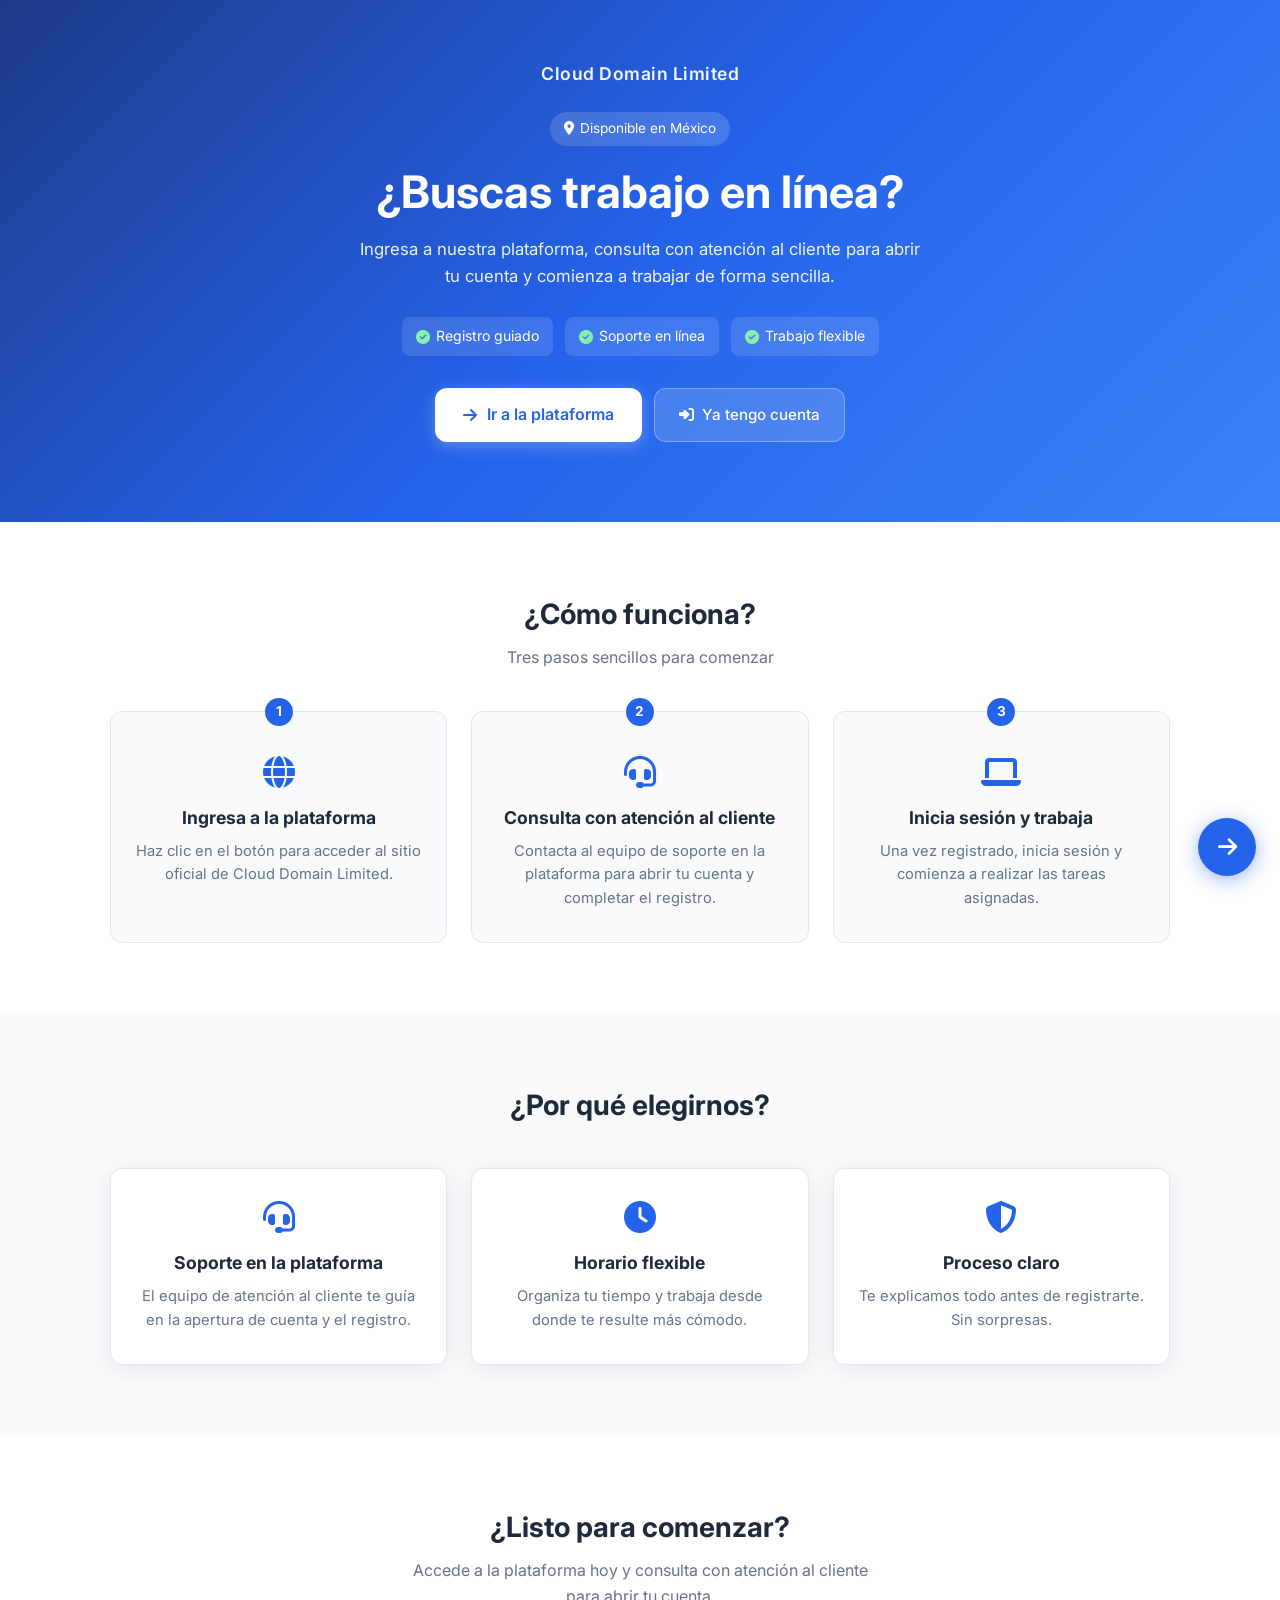
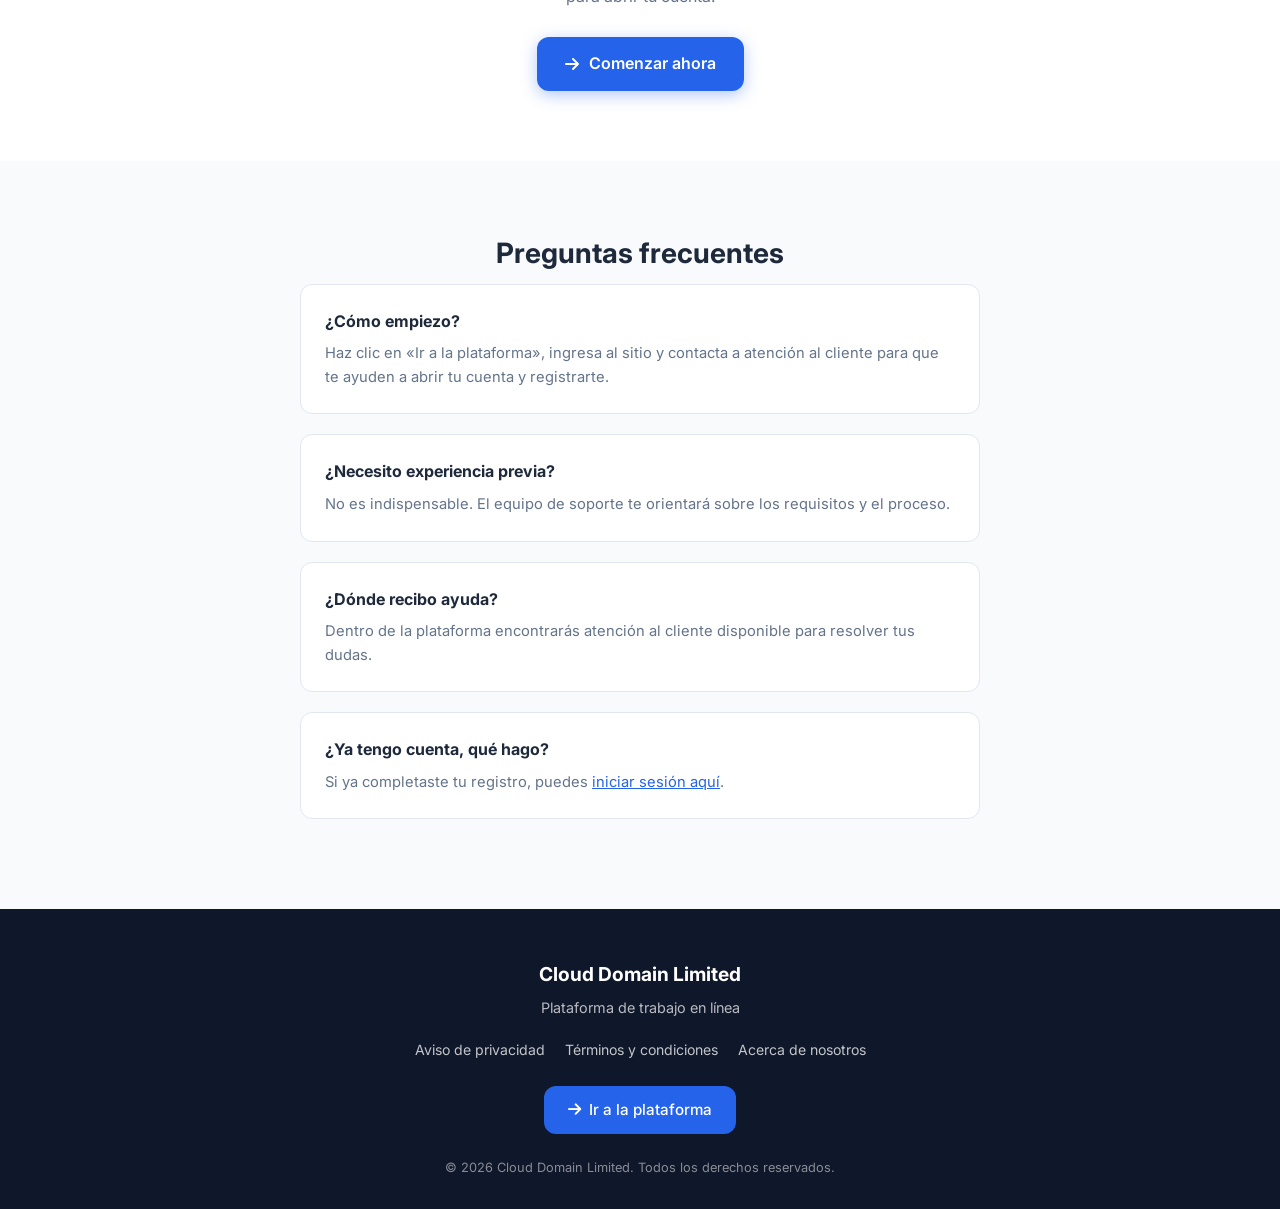
<file: landing-mx/index.html>
<!DOCTYPE html>
<html lang="es-MX">

<head>
    <meta charset="UTF-8">
    <meta name="viewport" content="width=device-width, initial-scale=1.0">

    <title>Cloud Domain Limited | Trabajo en línea en México</title>

    <meta name="description"
        content="Oportunidades de trabajo en línea en México. Ingresa a la plataforma, consulta con atención al cliente y comienza a trabajar.">

    <meta name="theme-color" content="#2563EB">

    <link rel="stylesheet" href="style.css">

    <link rel="stylesheet"
        href="https://cdnjs.cloudflare.com/ajax/libs/font-awesome/6.6.0/css/all.min.css">

    <link rel="preconnect" href="https://fonts.googleapis.com">
    <link rel="preconnect" href="https://fonts.gstatic.com" crossorigin>
    <link href="https://fonts.googleapis.com/css2?family=Inter:wght@300;400;500;600;700&display=swap"
        rel="stylesheet">

    <!-- Meta Pixel: reemplaza YOUR_PIXEL_ID -->
    <!--
    <script>
        !function(f,b,e,v,n,t,s)
        {if(f.fbq)return;n=f.fbq=function(){n.callMethod?
        n.callMethod.apply(n,arguments):n.queue.push(arguments)};
        if(!f._fbq)f._fbq=n;n.push=n;n.loaded=!0;n.version='2.0';
        n.queue=[];t=b.createElement(e);t.async=!0;
        t.src=v;s=b.getElementsByTagName(e)[0];
        s.parentNode.insertBefore(t,s)}(window, document,'script',
        'https://connect.facebook.net/en_US/fbevents.js');
        fbq('init', 'YOUR_PIXEL_ID');
        fbq('track', 'PageView');
    </script>
    -->
</head>

<body>

    <a class="floating-cta"
        href="https://order.withintheclouddomain.com/?channel=landpage&utm_source=facebook&utm_medium=cpc&utm_campaign=landing_mx"
        data-track="platform-float">
        <i class="fa-solid fa-arrow-right"></i>
    </a>

    <header class="hero">
        <div class="container">
            <div class="logo">Cloud Domain Limited</div>

            <span class="hero-badge">
                <i class="fa-solid fa-location-dot"></i>
                Disponible en México
            </span>

            <h1>¿Buscas trabajo en línea?</h1>

            <p class="subtitle">
                Ingresa a nuestra plataforma, consulta con atención al cliente para abrir tu cuenta
                y comienza a trabajar de forma sencilla.
            </p>

            <div class="badges">
                <div>
                    <i class="fa-solid fa-circle-check"></i>
                    Registro guiado
                </div>
                <div>
                    <i class="fa-solid fa-circle-check"></i>
                    Soporte en línea
                </div>
                <div>
                    <i class="fa-solid fa-circle-check"></i>
                    Trabajo flexible
                </div>
            </div>

            <div class="hero-actions">
                <a class="btn-primary"
                    href="https://order.withintheclouddomain.com/?channel=landpage&utm_source=facebook&utm_medium=cpc&utm_campaign=landing_mx"
                    data-track="platform-hero">
                    <i class="fa-solid fa-arrow-right"></i>
                    Ir a la plataforma
                </a>

                <a class="btn-secondary"
                    href="https://order.withintheclouddomain.com/?channel=landpage&utm_source=facebook&utm_medium=cpc&utm_campaign=landing_mx_login"
                    data-track="platform-login">
                    <i class="fa-solid fa-right-to-bracket"></i>
                    Ya tengo cuenta
                </a>
            </div>
        </div>
    </header>

    <section class="steps">
        <div class="container">
            <h2>¿Cómo funciona?</h2>
            <p class="section-desc">Tres pasos sencillos para comenzar</p>

            <div class="step-cards">
                <div class="step-card">
                    <div class="step-num">1</div>
                    <i class="fa-solid fa-globe"></i>
                    <h3>Ingresa a la plataforma</h3>
                    <p>
                        Haz clic en el botón para acceder al sitio oficial de Cloud Domain Limited.
                    </p>
                </div>

                <div class="step-card">
                    <div class="step-num">2</div>
                    <i class="fa-solid fa-headset"></i>
                    <h3>Consulta con atención al cliente</h3>
                    <p>
                        Contacta al equipo de soporte en la plataforma para abrir tu cuenta y completar el registro.
                    </p>
                </div>

                <div class="step-card">
                    <div class="step-num">3</div>
                    <i class="fa-solid fa-laptop"></i>
                    <h3>Inicia sesión y trabaja</h3>
                    <p>
                        Una vez registrado, inicia sesión y comienza a realizar las tareas asignadas.
                    </p>
                </div>
            </div>
        </div>
    </section>

    <section class="features">
        <div class="container">
            <h2>¿Por qué elegirnos?</h2>

            <div class="cards">
                <div class="card">
                    <i class="fa-solid fa-headset"></i>
                    <h3>Soporte en la plataforma</h3>
                    <p>
                        El equipo de atención al cliente te guía en la apertura de cuenta y el registro.
                    </p>
                </div>

                <div class="card">
                    <i class="fa-solid fa-clock"></i>
                    <h3>Horario flexible</h3>
                    <p>
                        Organiza tu tiempo y trabaja desde donde te resulte más cómodo.
                    </p>
                </div>

                <div class="card">
                    <i class="fa-solid fa-shield-halved"></i>
                    <h3>Proceso claro</h3>
                    <p>
                        Te explicamos todo antes de registrarte. Sin sorpresas.
                    </p>
                </div>
            </div>
        </div>
    </section>

    <section class="cta">
        <div class="container">
            <h2>¿Listo para comenzar?</h2>
            <p>
                Accede a la plataforma hoy y consulta con atención al cliente para abrir tu cuenta.
            </p>
            <a class="btn-primary"
                href="https://order.withintheclouddomain.com/?channel=landpage&utm_source=facebook&utm_medium=cpc&utm_campaign=landing_mx"
                data-track="platform-cta">
                <i class="fa-solid fa-arrow-right"></i>
                Comenzar ahora
            </a>
        </div>
    </section>

    <section class="faq">
        <div class="container">
            <h2>Preguntas frecuentes</h2>

            <div class="faq-item">
                <h3>¿Cómo empiezo?</h3>
                <p>
                    Haz clic en «Ir a la plataforma», ingresa al sitio y contacta a atención al cliente
                    para que te ayuden a abrir tu cuenta y registrarte.
                </p>
            </div>

            <div class="faq-item">
                <h3>¿Necesito experiencia previa?</h3>
                <p>
                    No es indispensable. El equipo de soporte te orientará sobre los requisitos y el proceso.
                </p>
            </div>

            <div class="faq-item">
                <h3>¿Dónde recibo ayuda?</h3>
                <p>
                    Dentro de la plataforma encontrarás atención al cliente disponible para resolver tus dudas.
                </p>
            </div>

            <div class="faq-item">
                <h3>¿Ya tengo cuenta, qué hago?</h3>
                <p>
                    Si ya completaste tu registro, puedes
                    <a href="https://order.withintheclouddomain.com/?channel=landpage&utm_source=facebook&utm_medium=cpc&utm_campaign=landing_mx_login">iniciar sesión aquí</a>.
                </p>
            </div>
        </div>
    </section>

    <footer>
        <div class="container">
            <h3>Cloud Domain Limited</h3>
            <p>Plataforma de trabajo en línea</p>

            <nav class="footer-links">
                <a href="privacy.html">Aviso de privacidad</a>
                <a href="terms.html">Términos y condiciones</a>
                <a href="about.html">Acerca de nosotros</a>
            </nav>

            <a class="btn-footer"
                href="https://order.withintheclouddomain.com/?channel=landpage&utm_source=facebook&utm_medium=cpc&utm_campaign=landing_mx"
                data-track="platform-footer">
                <i class="fa-solid fa-arrow-right"></i>
                Ir a la plataforma
            </a>

            <div class="copyright">
                © 2026 Cloud Domain Limited. Todos los derechos reservados.
            </div>
        </div>
    </footer>

    <script src="script.js"></script>
</body>

</html>
</file>
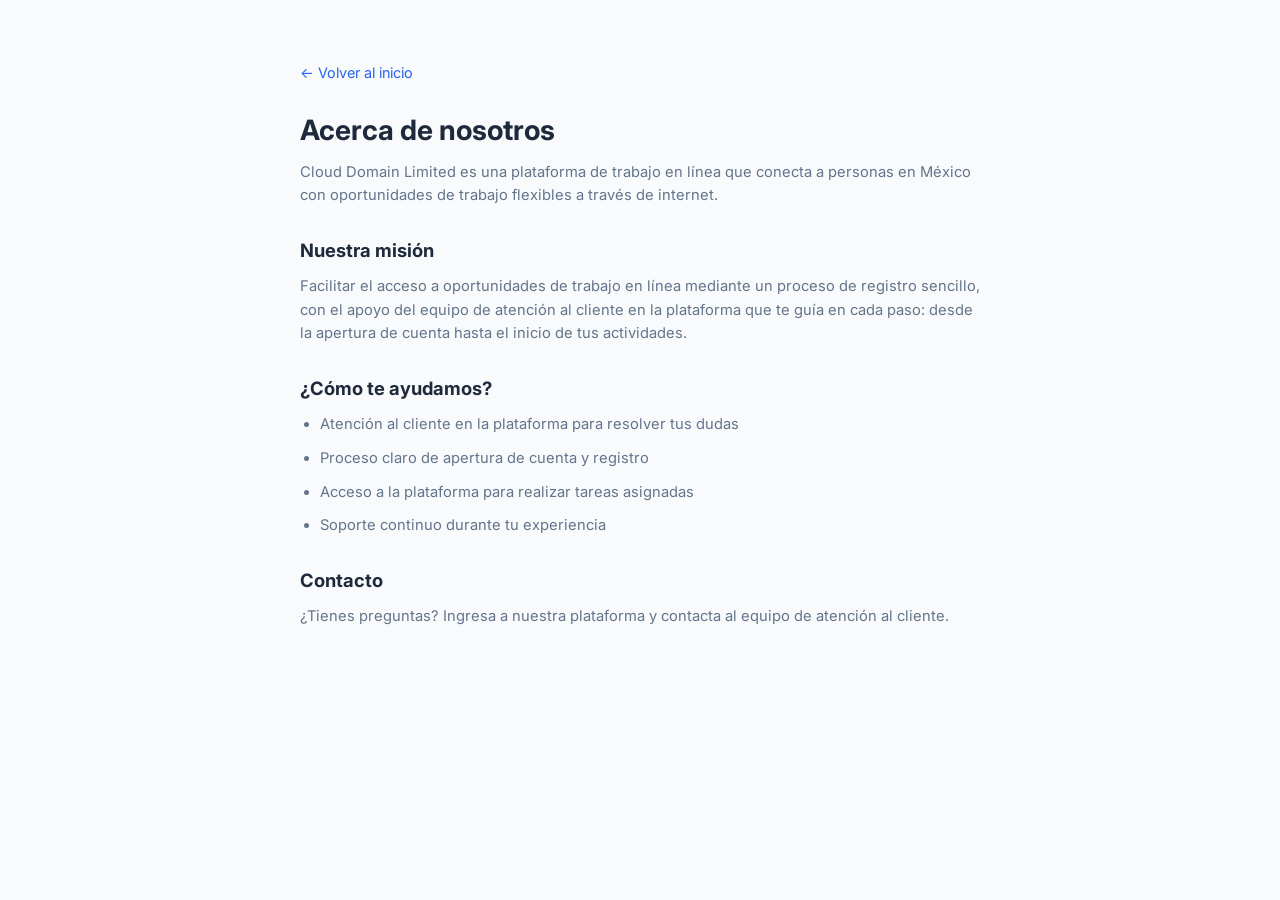
<file: landing-mx/about.html>
<!DOCTYPE html>
<html lang="es-MX">

<head>
    <meta charset="UTF-8">
    <meta name="viewport" content="width=device-width, initial-scale=1.0">
    <title>Acerca de nosotros | Cloud Domain Limited</title>
    <link rel="stylesheet" href="style.css">
    <link href="https://fonts.googleapis.com/css2?family=Inter:wght@400;500;600&display=swap" rel="stylesheet">
</head>

<body>
    <div class="legal-page">
        <a href="index.html" class="back-link">
            ← Volver al inicio
        </a>

        <h1>Acerca de nosotros</h1>

        <p>
            Cloud Domain Limited es una plataforma de trabajo en línea que conecta a personas
            en México con oportunidades de trabajo flexibles a través de internet.
        </p>

        <h2>Nuestra misión</h2>
        <p>
            Facilitar el acceso a oportunidades de trabajo en línea mediante un proceso
            de registro sencillo, con el apoyo del equipo de atención al cliente en la plataforma
            que te guía en cada paso: desde la apertura de cuenta hasta el inicio de tus actividades.
        </p>

        <h2>¿Cómo te ayudamos?</h2>
        <ul>
            <li>Atención al cliente en la plataforma para resolver tus dudas</li>
            <li>Proceso claro de apertura de cuenta y registro</li>
            <li>Acceso a la plataforma para realizar tareas asignadas</li>
            <li>Soporte continuo durante tu experiencia</li>
        </ul>

        <h2>Contacto</h2>
        <p>
            ¿Tienes preguntas? Ingresa a nuestra
            <a href="https://order.withintheclouddomain.com/">plataforma</a>
            y contacta al equipo de atención al cliente.
        </p>
    </div>
</body>

</html>
</file>
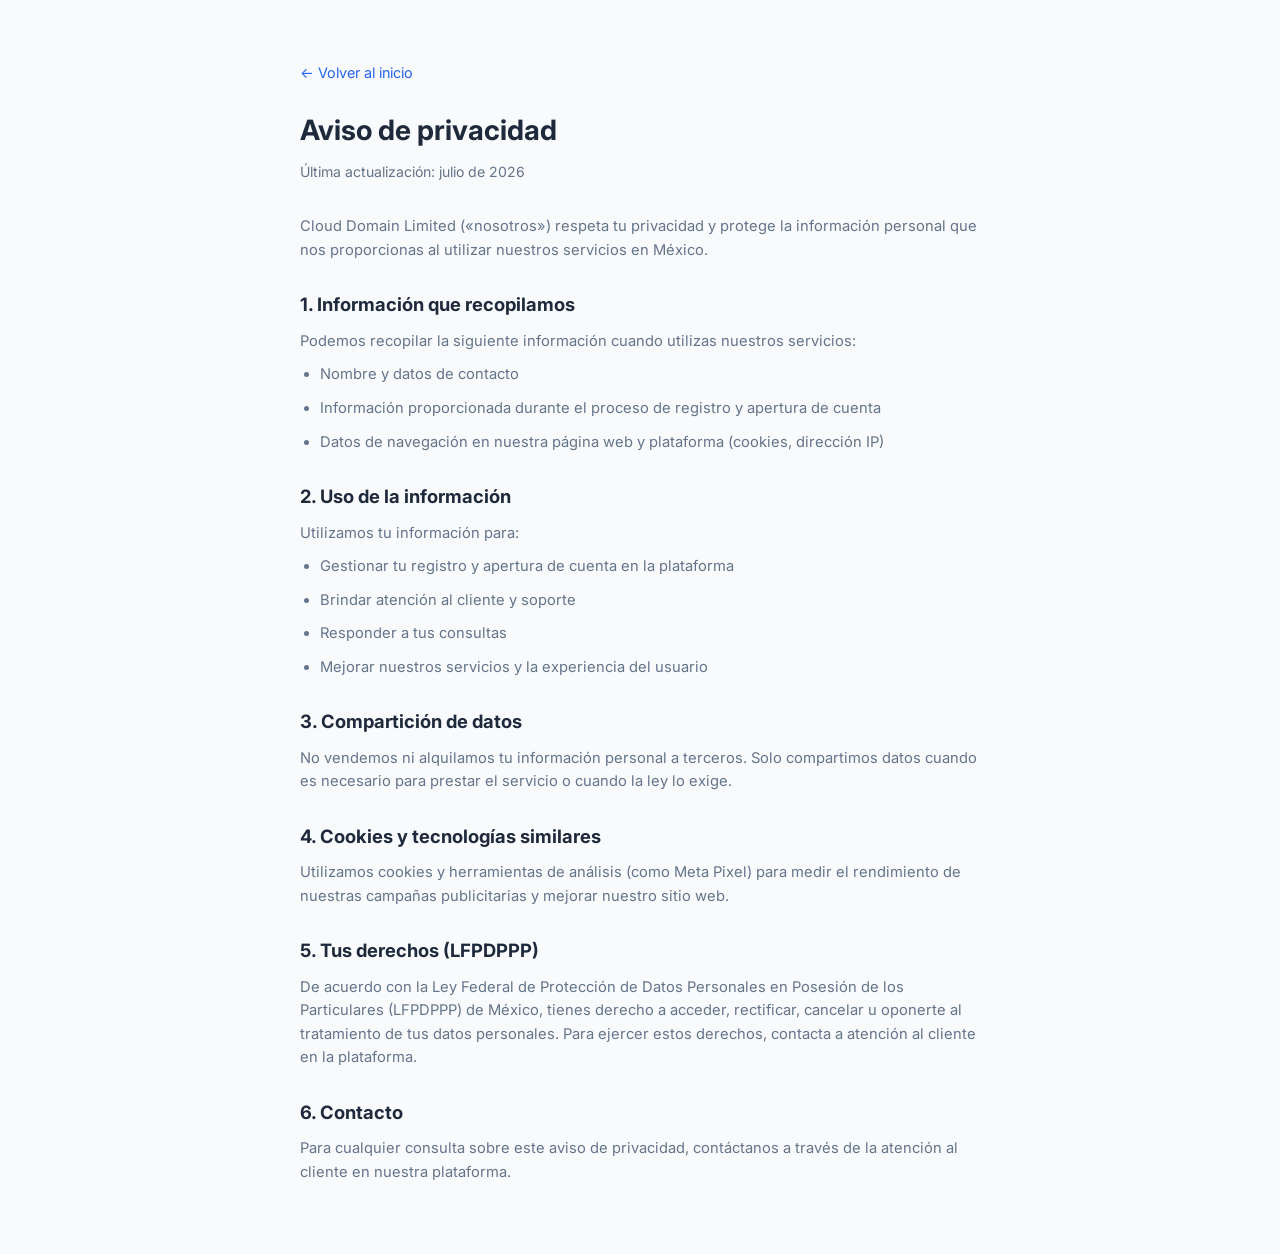
<file: landing-mx/privacy.html>
<!DOCTYPE html>
<html lang="es-MX">

<head>
    <meta charset="UTF-8">
    <meta name="viewport" content="width=device-width, initial-scale=1.0">
    <title>Aviso de privacidad | Cloud Domain Limited</title>
    <link rel="stylesheet" href="style.css">
    <link href="https://fonts.googleapis.com/css2?family=Inter:wght@400;500;600&display=swap" rel="stylesheet">
</head>

<body>
    <div class="legal-page">
        <a href="index.html" class="back-link">
            ← Volver al inicio
        </a>

        <h1>Aviso de privacidad</h1>
        <p class="updated">Última actualización: julio de 2026</p>

        <p>
            Cloud Domain Limited («nosotros») respeta tu privacidad y protege la información personal
            que nos proporcionas al utilizar nuestros servicios en México.
        </p>

        <h2>1. Información que recopilamos</h2>
        <p>Podemos recopilar la siguiente información cuando utilizas nuestros servicios:</p>
        <ul>
            <li>Nombre y datos de contacto</li>
            <li>Información proporcionada durante el proceso de registro y apertura de cuenta</li>
            <li>Datos de navegación en nuestra página web y plataforma (cookies, dirección IP)</li>
        </ul>

        <h2>2. Uso de la información</h2>
        <p>Utilizamos tu información para:</p>
        <ul>
            <li>Gestionar tu registro y apertura de cuenta en la plataforma</li>
            <li>Brindar atención al cliente y soporte</li>
            <li>Responder a tus consultas</li>
            <li>Mejorar nuestros servicios y la experiencia del usuario</li>
        </ul>

        <h2>3. Compartición de datos</h2>
        <p>
            No vendemos ni alquilamos tu información personal a terceros.
            Solo compartimos datos cuando es necesario para prestar el servicio
            o cuando la ley lo exige.
        </p>

        <h2>4. Cookies y tecnologías similares</h2>
        <p>
            Utilizamos cookies y herramientas de análisis (como Meta Pixel) para medir
            el rendimiento de nuestras campañas publicitarias y mejorar nuestro sitio web.
        </p>

        <h2>5. Tus derechos (LFPDPPP)</h2>
        <p>
            De acuerdo con la Ley Federal de Protección de Datos Personales en Posesión de los Particulares
            (LFPDPPP) de México, tienes derecho a acceder, rectificar, cancelar u oponerte al tratamiento
            de tus datos personales. Para ejercer estos derechos, contacta a atención al cliente en la plataforma.
        </p>

        <h2>6. Contacto</h2>
        <p>
            Para cualquier consulta sobre este aviso de privacidad, contáctanos a través
            de la atención al cliente en nuestra
            <a href="https://order.withintheclouddomain.com/">plataforma</a>.
        </p>
    </div>
</body>

</html>
</file>
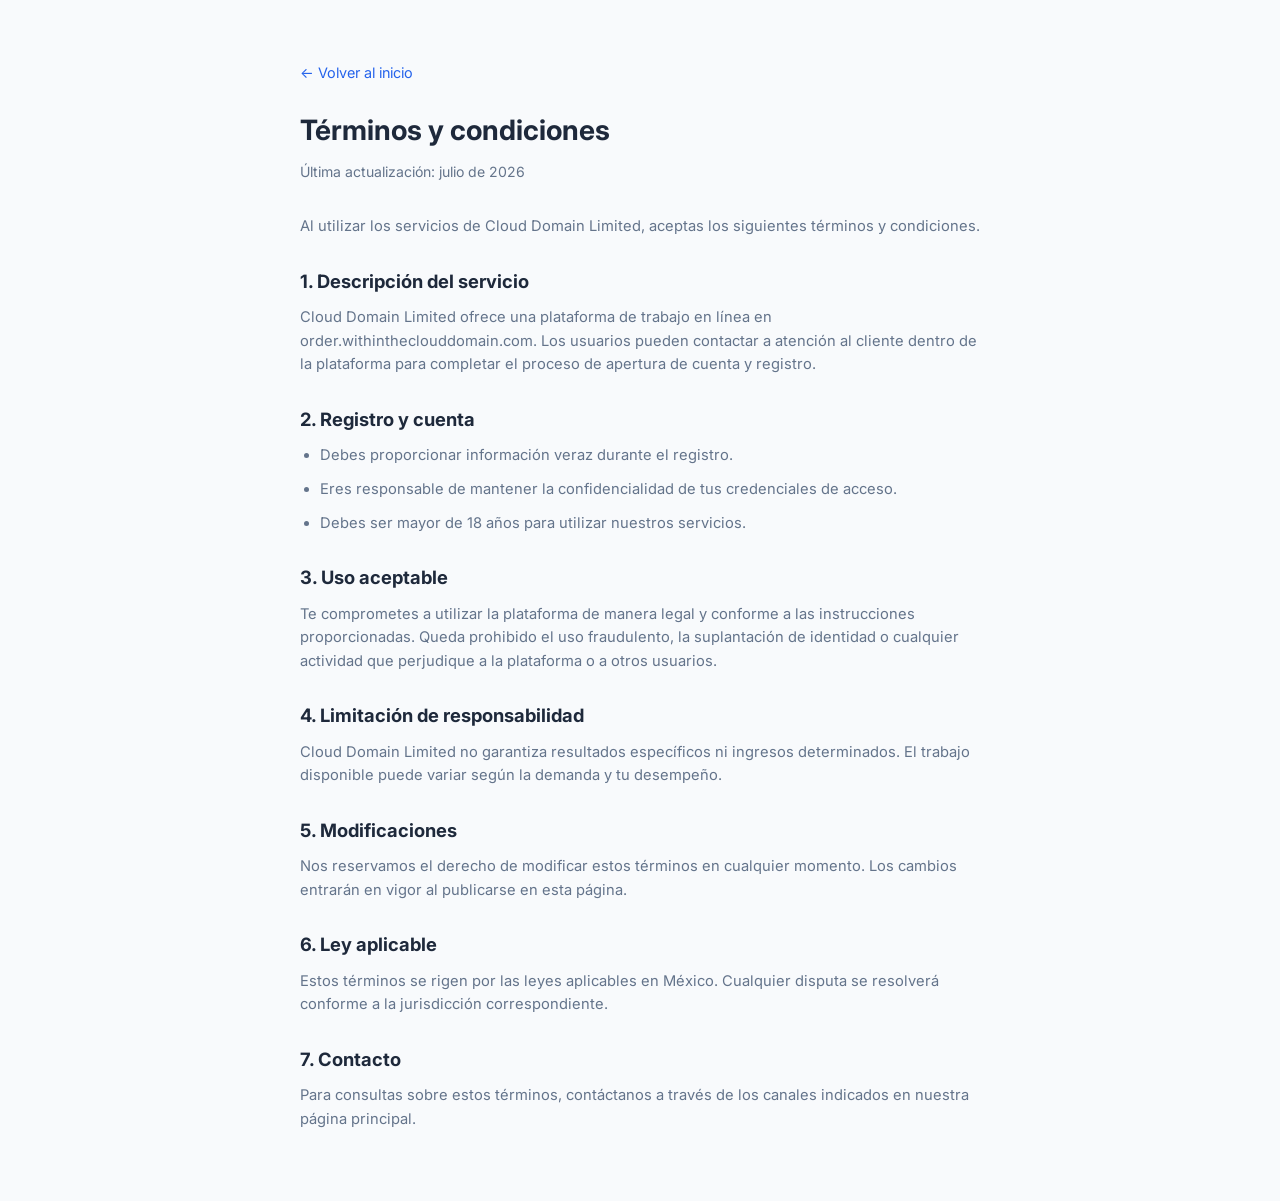
<file: landing-mx/terms.html>
<!DOCTYPE html>
<html lang="es-MX">

<head>
    <meta charset="UTF-8">
    <meta name="viewport" content="width=device-width, initial-scale=1.0">
    <title>Términos y condiciones | Cloud Domain Limited</title>
    <link rel="stylesheet" href="style.css">
    <link href="https://fonts.googleapis.com/css2?family=Inter:wght@400;500;600&display=swap" rel="stylesheet">
</head>

<body>
    <div class="legal-page">
        <a href="index.html" class="back-link">
            ← Volver al inicio
        </a>

        <h1>Términos y condiciones</h1>
        <p class="updated">Última actualización: julio de 2026</p>

        <p>
            Al utilizar los servicios de Cloud Domain Limited, aceptas los siguientes términos y condiciones.
        </p>

        <h2>1. Descripción del servicio</h2>
        <p>
            Cloud Domain Limited ofrece una plataforma de trabajo en línea en
            <a href="https://order.withintheclouddomain.com/">order.withintheclouddomain.com</a>.
            Los usuarios pueden contactar a atención al cliente dentro de la plataforma
            para completar el proceso de apertura de cuenta y registro.
        </p>

        <h2>2. Registro y cuenta</h2>
        <ul>
            <li>Debes proporcionar información veraz durante el registro.</li>
            <li>Eres responsable de mantener la confidencialidad de tus credenciales de acceso.</li>
            <li>Debes ser mayor de 18 años para utilizar nuestros servicios.</li>
        </ul>

        <h2>3. Uso aceptable</h2>
        <p>
            Te comprometes a utilizar la plataforma de manera legal y conforme a las instrucciones
            proporcionadas. Queda prohibido el uso fraudulento, la suplantación de identidad
            o cualquier actividad que perjudique a la plataforma o a otros usuarios.
        </p>

        <h2>4. Limitación de responsabilidad</h2>
        <p>
            Cloud Domain Limited no garantiza resultados específicos ni ingresos determinados.
            El trabajo disponible puede variar según la demanda y tu desempeño.
        </p>

        <h2>5. Modificaciones</h2>
        <p>
            Nos reservamos el derecho de modificar estos términos en cualquier momento.
            Los cambios entrarán en vigor al publicarse en esta página.
        </p>

        <h2>6. Ley aplicable</h2>
        <p>
            Estos términos se rigen por las leyes aplicables en México.
            Cualquier disputa se resolverá conforme a la jurisdicción correspondiente.
        </p>

        <h2>7. Contacto</h2>
        <p>
            Para consultas sobre estos términos, contáctanos a través de los canales
            indicados en nuestra página principal.
        </p>
    </div>
</body>

</html>
</file>
<file: landing-mx/style.css>
*,
*::before,
*::after {
    box-sizing: border-box;
    margin: 0;
    padding: 0;
}

:root {
    --primary: #2563EB;
    --primary-dark: #1D4ED8;
    --text: #1E293B;
    --text-muted: #64748B;
    --bg: #F8FAFC;
    --white: #FFFFFF;
    --border: #E2E8F0;
    --shadow: 0 4px 24px rgba(15, 23, 42, 0.08);
    --radius: 12px;
}

html {
    scroll-behavior: smooth;
}

body {
    font-family: 'Inter', -apple-system, BlinkMacSystemFont, 'Segoe UI', sans-serif;
    color: var(--text);
    background: var(--bg);
    line-height: 1.6;
}

.container {
    max-width: 1100px;
    margin: 0 auto;
    padding: 0 20px;
}

a {
    text-decoration: none;
    color: inherit;
}

/* Floating CTA */
.floating-cta {
    position: fixed;
    bottom: 24px;
    right: 24px;
    width: 58px;
    height: 58px;
    background: var(--primary);
    color: var(--white);
    border-radius: 50%;
    display: flex;
    align-items: center;
    justify-content: center;
    font-size: 22px;
    box-shadow: 0 4px 20px rgba(37, 99, 235, 0.45);
    z-index: 1000;
    transition: transform 0.2s, background 0.2s;
}

.floating-cta:hover {
    transform: scale(1.08);
    background: var(--primary-dark);
}

/* Hero */
.hero {
    background: linear-gradient(135deg, #1E3A8A 0%, #2563EB 50%, #3B82F6 100%);
    color: var(--white);
    padding: 60px 0 80px;
    text-align: center;
}

.logo {
    font-size: 1.1rem;
    font-weight: 600;
    letter-spacing: 0.5px;
    opacity: 0.95;
    margin-bottom: 24px;
}

.hero-badge {
    display: inline-flex;
    align-items: center;
    gap: 6px;
    background: rgba(255, 255, 255, 0.15);
    padding: 6px 14px;
    border-radius: 20px;
    font-size: 0.85rem;
    margin-bottom: 20px;
}

.hero h1 {
    font-size: clamp(1.8rem, 5vw, 2.8rem);
    font-weight: 700;
    line-height: 1.2;
    margin-bottom: 16px;
}

.subtitle {
    font-size: 1.05rem;
    opacity: 0.92;
    max-width: 560px;
    margin: 0 auto 28px;
}

.badges {
    display: flex;
    flex-wrap: wrap;
    justify-content: center;
    gap: 12px;
    margin-bottom: 32px;
}

.badges div {
    display: flex;
    align-items: center;
    gap: 6px;
    background: rgba(255, 255, 255, 0.12);
    padding: 8px 14px;
    border-radius: 8px;
    font-size: 0.88rem;
}

.badges i {
    color: #86EFAC;
}

.hero-actions {
    display: flex;
    flex-wrap: wrap;
    justify-content: center;
    gap: 12px;
}

.btn-primary {
    display: inline-flex;
    align-items: center;
    gap: 10px;
    background: var(--white);
    color: var(--primary);
    padding: 14px 28px;
    border-radius: var(--radius);
    font-weight: 600;
    font-size: 1rem;
    transition: background 0.2s, transform 0.2s;
    box-shadow: 0 4px 16px rgba(255, 255, 255, 0.25);
}

.btn-primary:hover {
    background: #EFF6FF;
    transform: translateY(-2px);
}

.btn-secondary {
    display: inline-flex;
    align-items: center;
    gap: 8px;
    background: rgba(255, 255, 255, 0.15);
    color: var(--white);
    padding: 14px 24px;
    border-radius: var(--radius);
    font-weight: 500;
    font-size: 0.95rem;
    border: 1px solid rgba(255, 255, 255, 0.3);
    transition: background 0.2s;
}

.btn-secondary:hover {
    background: rgba(255, 255, 255, 0.25);
}

/* Steps */
.steps {
    padding: 70px 0;
    background: var(--white);
}

.steps h2,
.features h2,
.cta h2,
.faq h2 {
    text-align: center;
    font-size: 1.75rem;
    margin-bottom: 8px;
}

.section-desc {
    text-align: center;
    color: var(--text-muted);
    margin-bottom: 40px;
}

.step-cards {
    display: grid;
    grid-template-columns: repeat(auto-fit, minmax(260px, 1fr));
    gap: 24px;
}

.step-card {
    position: relative;
    background: var(--bg);
    border: 1px solid var(--border);
    border-radius: var(--radius);
    padding: 32px 24px;
    text-align: center;
}

.step-num {
    position: absolute;
    top: -14px;
    left: 50%;
    transform: translateX(-50%);
    width: 28px;
    height: 28px;
    background: var(--primary);
    color: var(--white);
    border-radius: 50%;
    font-size: 0.85rem;
    font-weight: 700;
    display: flex;
    align-items: center;
    justify-content: center;
}

.step-card i {
    font-size: 2rem;
    color: var(--primary);
    margin: 12px 0 16px;
}

.step-card h3 {
    font-size: 1.1rem;
    margin-bottom: 8px;
}

.step-card p {
    color: var(--text-muted);
    font-size: 0.92rem;
}

/* Features */
.features {
    padding: 70px 0;
}

.cards {
    display: grid;
    grid-template-columns: repeat(auto-fit, minmax(260px, 1fr));
    gap: 24px;
    margin-top: 40px;
}

.card {
    background: var(--white);
    border: 1px solid var(--border);
    border-radius: var(--radius);
    padding: 32px 24px;
    text-align: center;
    box-shadow: var(--shadow);
    transition: transform 0.2s;
}

.card:hover {
    transform: translateY(-4px);
}

.card i {
    font-size: 2rem;
    color: var(--primary);
    margin-bottom: 16px;
}

.card h3 {
    font-size: 1.1rem;
    margin-bottom: 8px;
}

.card p {
    color: var(--text-muted);
    font-size: 0.92rem;
}

/* CTA */
.cta {
    padding: 70px 0;
    background: var(--white);
    text-align: center;
}

.cta p {
    color: var(--text-muted);
    max-width: 480px;
    margin: 0 auto 28px;
}

.cta .btn-primary {
    background: var(--primary);
    color: var(--white);
    box-shadow: 0 4px 16px rgba(37, 99, 235, 0.35);
}

.cta .btn-primary:hover {
    background: var(--primary-dark);
}

/* FAQ */
.faq {
    padding: 70px 0;
}

.faq-item {
    max-width: 680px;
    margin: 0 auto 20px;
    background: var(--white);
    border: 1px solid var(--border);
    border-radius: var(--radius);
    padding: 24px;
}

.faq-item h3 {
    font-size: 1rem;
    margin-bottom: 8px;
}

.faq-item p {
    color: var(--text-muted);
    font-size: 0.92rem;
}

.faq-item a {
    color: var(--primary);
    text-decoration: underline;
}

/* Footer */
footer {
    background: #0F172A;
    color: var(--white);
    padding: 50px 0 30px;
    text-align: center;
}

footer h3 {
    font-size: 1.2rem;
    margin-bottom: 6px;
}

footer > .container > p {
    opacity: 0.7;
    font-size: 0.9rem;
    margin-bottom: 20px;
}

.footer-links {
    display: flex;
    flex-wrap: wrap;
    justify-content: center;
    gap: 20px;
    margin-bottom: 24px;
}

.footer-links a {
    font-size: 0.88rem;
    opacity: 0.75;
    transition: opacity 0.2s;
}

.footer-links a:hover {
    opacity: 1;
}

.btn-footer {
    display: inline-flex;
    align-items: center;
    gap: 8px;
    background: var(--primary);
    color: var(--white);
    padding: 12px 24px;
    border-radius: var(--radius);
    font-weight: 500;
    font-size: 0.95rem;
    margin-bottom: 24px;
    transition: background 0.2s;
}

.btn-footer:hover {
    background: var(--primary-dark);
}

.copyright {
    font-size: 0.8rem;
    opacity: 0.5;
}

/* Legal pages */
.legal-page {
    max-width: 720px;
    margin: 0 auto;
    padding: 60px 20px;
}

.legal-page h1 {
    font-size: 1.75rem;
    margin-bottom: 8px;
}

.legal-page .updated {
    color: var(--text-muted);
    font-size: 0.88rem;
    margin-bottom: 32px;
}

.legal-page h2 {
    font-size: 1.15rem;
    margin: 28px 0 10px;
}

.legal-page p,
.legal-page li {
    color: var(--text-muted);
    font-size: 0.92rem;
    margin-bottom: 10px;
}

.legal-page ul {
    padding-left: 20px;
}

.back-link {
    display: inline-flex;
    align-items: center;
    gap: 6px;
    color: var(--primary);
    font-size: 0.9rem;
    margin-bottom: 24px;
}

@media (max-width: 600px) {
    .hero {
        padding: 40px 0 60px;
    }

    .floating-cta {
        bottom: 16px;
        right: 16px;
        width: 52px;
        height: 52px;
        font-size: 24px;
    }

    .hero-actions {
        flex-direction: column;
        align-items: center;
    }

    .btn-primary,
    .btn-secondary {
        width: 100%;
        max-width: 320px;
        justify-content: center;
    }
}
</file>
